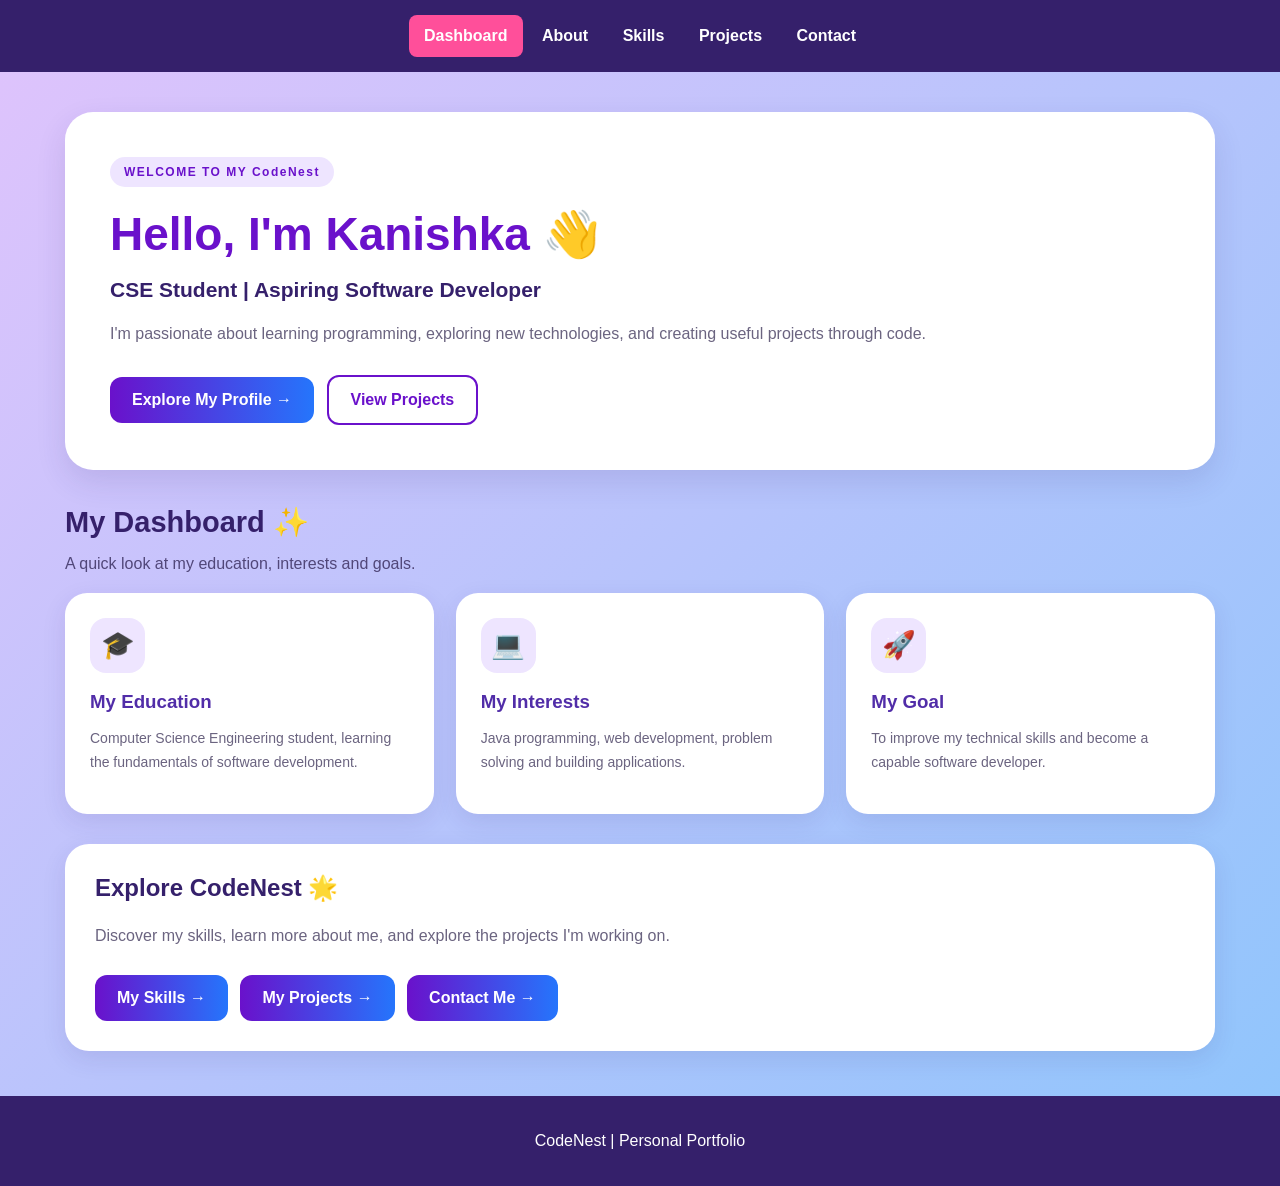
<file: index.html>
<!DOCTYPE html>
<html lang="en">
<head>
    <meta charset="UTF-8">
    <meta name="viewport" content="width=device-width, initial-scale=1.0">
    <title>Dashboard | CodeNest</title>
    <link rel="stylesheet" href="style.css">

    <style>
        * {
            box-sizing: border-box;
        }

        body {
            margin: 0;
            font-family: Arial, sans-serif;
            background: linear-gradient(135deg, #e0c3fc, #8ec5fc);
            color: #292044;
        }

        /* Navigation */
        nav {
            background: #35206b;
            padding: 15px;
            text-align: center;
        }

        nav a {
            display: inline-block;
            padding: 12px 15px;
            color: white;
            text-decoration: none;
            font-weight: bold;
            border-radius: 10px;
        }

        nav a:hover,
        nav a.active {
            background: #ff4f9a;
        }

        /* Welcome hero */
        .hero {
            max-width: 1150px;
            width: 90%;
            margin: 40px auto 25px;
            padding: 45px;
            display: flex;
            align-items: center;
            justify-content: space-between;
            gap: 30px;
            background: white;
            border-radius: 28px;
            box-shadow: 0 12px 30px rgba(53, 32, 107, 0.12);
        }

        .hero-content {
            flex: 1;
        }

        .welcome-tag {
            display: inline-block;
            padding: 8px 14px;
            background: #eee5ff;
            color: #6a11cb;
            border-radius: 25px;
            font-size: 12px;
            font-weight: bold;
            letter-spacing: 1.5px;
        }

        .hero h1 {
            color: #6a11cb;
            font-size: clamp(32px, 4vw, 46px);
            margin: 20px 0 12px;
        }

        .hero h2 {
            color: #35206b;
            font-size: 21px;
        }

        .hero p {
            color: #6b6480;
            line-height: 1.8;
            font-size: 16px;
        }

        .hero-image {
            width: 220px;
            height: 220px;
            border-radius: 50%;
            object-fit: cover;
            border: 7px solid #eee5ff;
            box-shadow: 0 8px 25px rgba(106, 17, 203, 0.15);
        }

        .button {
            display: inline-block;
            padding: 14px 22px;
            margin: 10px 8px 0 0;
            background: linear-gradient(90deg, #6a11cb, #2575fc);
            color: white;
            text-decoration: none;
            border-radius: 12px;
            font-weight: bold;
            transition: transform 0.3s;
        }

        .button:hover {
            transform: translateY(-3px);
            background: linear-gradient(90deg, #8b2be2, #ff4f9a);
        }

        .button-outline {
            background: white;
            color: #6a11cb;
            border: 2px solid #6a11cb;
        }

        .button-outline:hover {
            color: white;
        }

        /* Main content */
        .container {
            max-width: 1150px;
            width: 90%;
            margin: 25px auto 40px;
        }

        .section-title {
            margin: 35px 0 20px;
        }

        .section-title h2 {
            color: #35206b;
            font-size: 29px;
            margin-bottom: 8px;
        }

        .section-title p {
            color: #514779;
        }

        .info-grid {
            display: grid;
            grid-template-columns: repeat(3, minmax(0, 1fr));
            gap: 22px;
        }

        .info-card {
            padding: 25px;
            background: white;
            border-radius: 22px;
            box-shadow: 0 8px 24px rgba(53, 32, 107, 0.1);
            transition: transform 0.3s;
        }

        .info-card:hover {
            transform: translateY(-6px);
        }

        .info-icon {
            width: 55px;
            height: 55px;
            display: flex;
            align-items: center;
            justify-content: center;
            background: #eee5ff;
            border-radius: 16px;
            font-size: 27px;
            margin-bottom: 17px;
        }

        .info-card h3 {
            color: #512da8;
            margin-bottom: 10px;
        }

        .info-card p {
            color: #6b6480;
            line-height: 1.7;
            font-size: 14px;
        }

        /* Portfolio links */
        .explore-section {
            margin-top: 30px;
            padding: 30px;
            background: white;
            border-radius: 24px;
            box-shadow: 0 8px 24px rgba(53, 32, 107, 0.1);
        }

        .explore-section h2 {
            color: #35206b;
            margin-top: 0;
        }

        .explore-section p {
            color: #6b6480;
            line-height: 1.7;
        }

        footer {
            background: #35206b;
            color: white;
            text-align: center;
            padding: 20px;
            margin-top: 45px;
        }

        @media (max-width: 750px) {
            .hero {
                flex-direction: column-reverse;
                text-align: center;
                padding: 30px 22px;
            }

            .hero-image {
                width: 170px;
                height: 170px;
            }

            .info-grid {
                grid-template-columns: 1fr;
            }

            nav a {
                padding: 9px;
                font-size: 13px;
            }
        }
    </style>
</head>

<body>

<nav>
    <a class="active" href="index.html">Dashboard</a>
    <a href="about.html">About</a>
    <a href="skills.html">Skills</a>
    <a href="projects.html">Projects</a>
    <a href="contact.html">Contact</a>
</nav>

<main>

    <section class="hero">
        <div class="hero-content">
            <span class="welcome-tag">WELCOME TO MY CodeNest</span>

            <h1>Hello, I'm Kanishka 👋</h1>

            <h2>CSE Student | Aspiring Software Developer</h2>

            <p>
                I'm passionate about learning programming,
                exploring new technologies, and creating useful
                projects through code.
            </p>

            <a href="about.html" class="button">
                Explore My Profile →
            </a>

            <a href="projects.html" class="button button-outline">
                View Projects
            </a>
        </div>
    </section>

    <section class="container">

        <div class="section-title">
            <h2>My Dashboard ✨</h2>
            <p>A quick look at my education, interests and goals.</p>
        </div>

        <div class="info-grid">

            <div class="info-card">
                <div class="info-icon">🎓</div>
                <h3>My Education</h3>
                <p>
                    Computer Science Engineering student,
                    learning the fundamentals of software development.
                </p>
            </div>

            <div class="info-card">
                <div class="info-icon">💻</div>
                <h3>My Interests</h3>
                <p>
                    Java programming, web development,
                    problem solving and building applications.
                </p>
            </div>

            <div class="info-card">
                <div class="info-icon">🚀</div>
                <h3>My Goal</h3>
                <p>
                    To improve my technical skills and become
                    a capable software developer.
                </p>
            </div>

        </div>

        <div class="explore-section">
            <h2>Explore CodeNest 🌟</h2>
            <p>
                Discover my skills, learn more about me,
                and explore the projects I'm working on.
            </p>

            <a href="skills.html" class="button">My Skills →</a>
            <a href="projects.html" class="button">My Projects →</a>
            <a href="contact.html" class="button">Contact Me →</a>
        </div>

    </section>

</main>

<footer>
    <p>CodeNest | Personal Portfolio</p>
</footer>

</body>
</html>
</file>
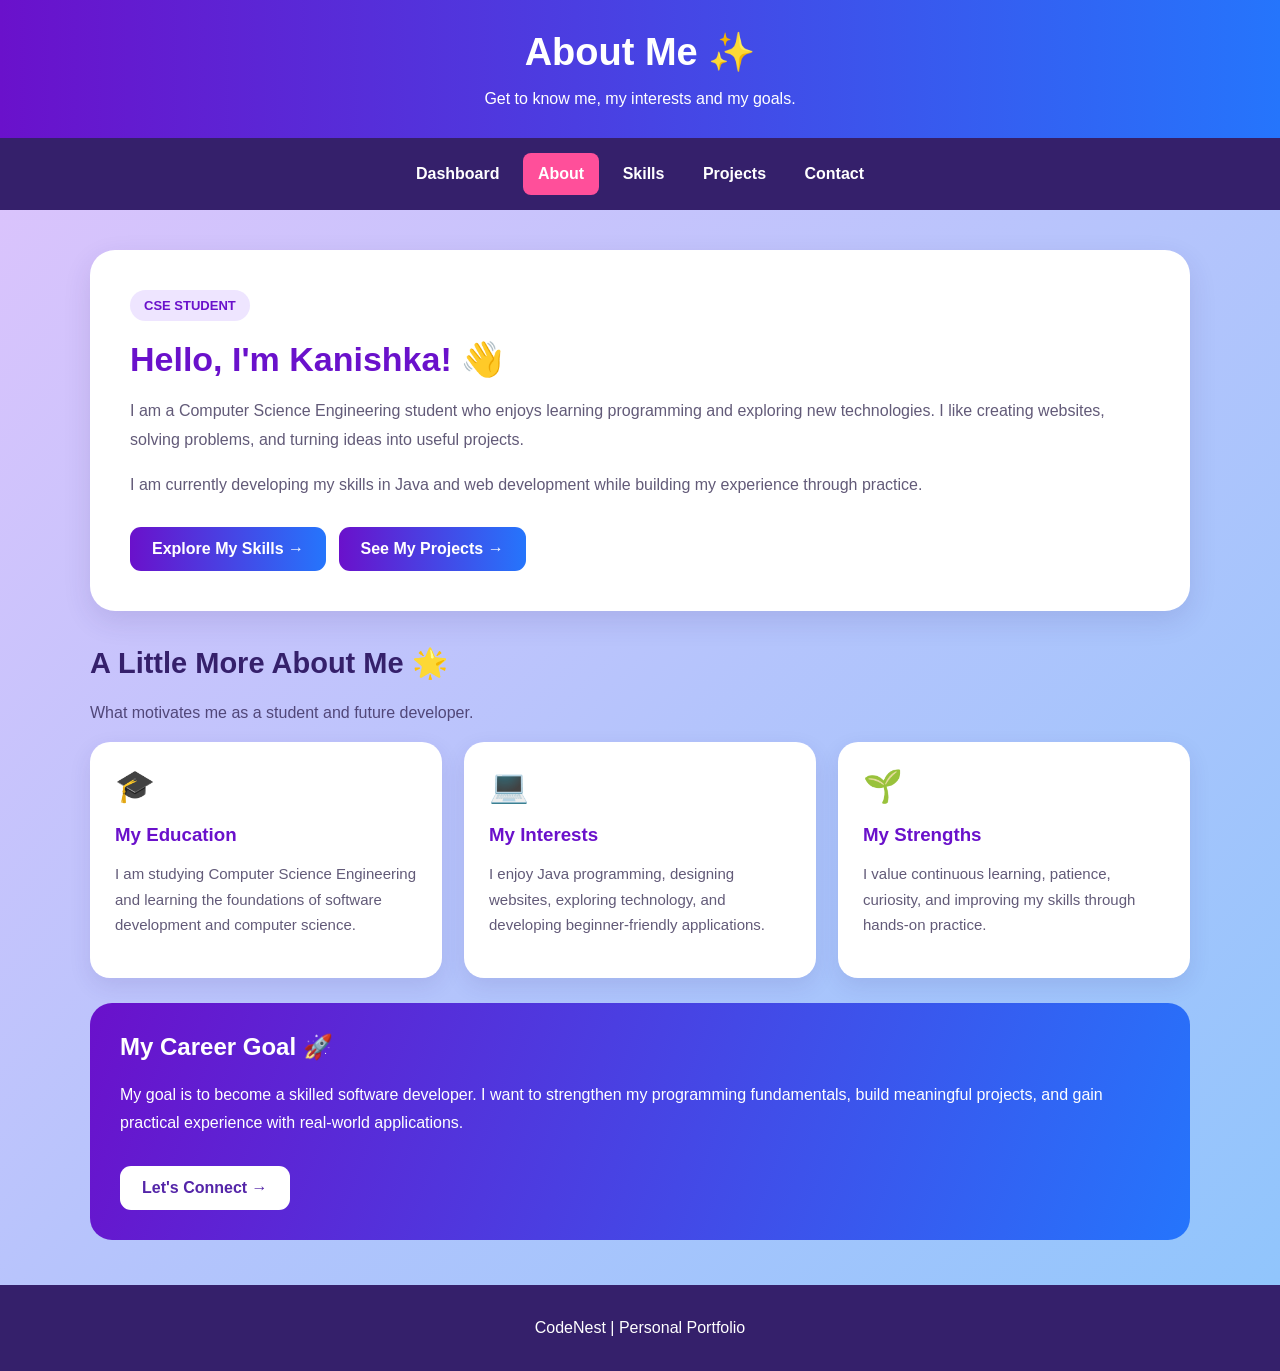
<file: about.html>
<!DOCTYPE html>
<html lang="en">
<head>
    <meta charset="UTF-8">
    <meta name="viewport" content="width=device-width, initial-scale=1.0">
    <title>About Me | Kanishka</title>
    <link rel="stylesheet" href="style.css">

    <style>
        * {
            box-sizing: border-box;
        }

        body {
            margin: 0;
            font-family: Arial, sans-serif;
            color: #292044;
            background: linear-gradient(135deg, #e0c3fc, #8ec5fc);
        }

        header {
            padding: 30px 20px;
            text-align: center;
            color: white;
            background: linear-gradient(90deg, #6a11cb, #2575fc);
        }

        header h1 {
            color: white;
            margin: 0;
            font-size: 38px;
        }

        header p {
            margin-bottom: 0;
        }

        nav {
            background: #35206b;
            padding: 15px;
            text-align: center;
        }

        nav a {
            display: inline-block;
            padding: 12px 15px;
            margin: 0 2px;
            color: white;
            text-decoration: none;
            font-weight: bold;
            border-radius: 10px;
        }

        nav a:hover,
        nav a.active {
            background: #ff4f9a;
        }

        .container {
            width: 90%;
            max-width: 1100px;
            margin: 40px auto;
        }

        .about-card {
            display: flex;
            align-items: center;
            gap: 35px;
            background: white;
            padding: 40px;
            border-radius: 25px;
            box-shadow: 0 10px 28px rgba(53, 32, 107, 0.12);
        }

        .about-image {
            width: 200px;
            height: 200px;
            object-fit: cover;
            border-radius: 50%;
            border: 7px solid #eee5ff;
            flex-shrink: 0;
        }

        .about-content {
            flex: 1;
        }

        .tag {
            display: inline-block;
            background: #eee5ff;
            color: #6a11cb;
            padding: 8px 14px;
            border-radius: 25px;
            font-size: 13px;
            font-weight: bold;
        }

        .about-content h2 {
            color: #6a11cb;
            font-size: 34px;
            margin: 18px 0;
        }

        .about-content p {
            line-height: 1.8;
            color: #625a78;
            font-size: 16px;
        }

        .button {
            display: inline-block;
            padding: 13px 22px;
            margin: 12px 8px 0 0;
            background: linear-gradient(90deg, #6a11cb, #2575fc);
            color: white;
            text-decoration: none;
            border-radius: 11px;
            font-weight: bold;
            transition: transform 0.3s;
        }

        .button:hover {
            transform: translateY(-3px);
        }

        .section-title {
            margin: 35px 0 20px;
        }

        .section-title h2 {
            color: #35206b;
            font-size: 29px;
        }

        .section-title p {
            color: #514779;
        }

        .details-grid {
            display: grid;
            grid-template-columns: repeat(3, minmax(0, 1fr));
            gap: 22px;
        }

        .detail-card {
            background: white;
            padding: 25px;
            border-radius: 20px;
            box-shadow: 0 8px 22px rgba(53, 32, 107, 0.1);
            transition: transform 0.3s;
        }

        .detail-card:hover {
            transform: translateY(-6px);
        }

        .detail-icon {
            font-size: 32px;
            margin-bottom: 12px;
        }

        .detail-card h3 {
            color: #6a11cb;
            margin-bottom: 10px;
        }

        .detail-card p {
            color: #625a78;
            line-height: 1.7;
            font-size: 15px;
        }

        .goal-card {
            margin-top: 25px;
            padding: 30px;
            border-radius: 22px;
            color: white;
            background: linear-gradient(110deg, #6a11cb, #2575fc);
        }

        .goal-card h2 {
            color: white;
            margin-top: 0;
        }

        .goal-card p {
            line-height: 1.8;
        }

        .goal-card .button {
            background: white;
            color: #5425a8;
        }

        footer {
            background: #35206b;
            color: white;
            text-align: center;
            padding: 18px;
            margin-top: 45px;
        }

        @media (max-width: 750px) {
            .about-card {
                flex-direction: column;
                text-align: center;
                padding: 28px 20px;
            }

            .about-image {
                width: 160px;
                height: 160px;
            }

            .details-grid {
                grid-template-columns: 1fr;
            }

            header h1 {
                font-size: 30px;
            }

            nav a {
                padding: 9px;
                font-size: 13px;
            }
        }
    </style>
</head>

<body>

<header>
    <h1>About Me ✨</h1>
    <p>Get to know me, my interests and my goals.</p>
</header>

<nav>
    <a href="index.html">Dashboard</a>
    <a class="active" href="about.html">About</a>
    <a href="skills.html">Skills</a>
    <a href="projects.html">Projects</a>
    <a href="contact.html">Contact</a>
</nav>

<main class="container">

    <section class="about-card">
        <div class="about-content">
            <span class="tag">CSE STUDENT</span>

            <h2>Hello, I'm Kanishka! 👋</h2>

            <p>
                I am a Computer Science Engineering student who enjoys
                learning programming and exploring new technologies.
                I like creating websites, solving problems, and turning
                ideas into useful projects.
            </p>

            <p>
                I am currently developing my skills in Java and
                web development while building my experience
                through practice.
            </p>

            <a href="skills.html" class="button">Explore My Skills →</a>
            <a href="projects.html" class="button">See My Projects →</a>
        </div>

    </section>

    <section>
        <div class="section-title">
            <h2>A Little More About Me 🌟</h2>
            <p>What motivates me as a student and future developer.</p>
        </div>

        <div class="details-grid">

            <div class="detail-card">
                <div class="detail-icon">🎓</div>
                <h3>My Education</h3>
                <p>
                    I am studying Computer Science Engineering
                    and learning the foundations of software
                    development and computer science.
                </p>
            </div>

            <div class="detail-card">
                <div class="detail-icon">💻</div>
                <h3>My Interests</h3>
                <p>
                    I enjoy Java programming, designing websites,
                    exploring technology, and developing
                    beginner-friendly applications.
                </p>
            </div>

            <div class="detail-card">
                <div class="detail-icon">🌱</div>
                <h3>My Strengths</h3>
                <p>
                    I value continuous learning, patience,
                    curiosity, and improving my skills
                    through hands-on practice.
                </p>
            </div>

        </div>
    </section>

    <section class="goal-card">
        <h2>My Career Goal 🚀</h2>
        <p>
            My goal is to become a skilled software developer.
            I want to strengthen my programming fundamentals,
            build meaningful projects, and gain practical
            experience with real-world applications.
        </p>

        <a href="contact.html" class="button">Let's Connect →</a>
    </section>

</main>

<footer>
    <p>CodeNest | Personal Portfolio</p>
</footer>

</body>
</html>
</file>
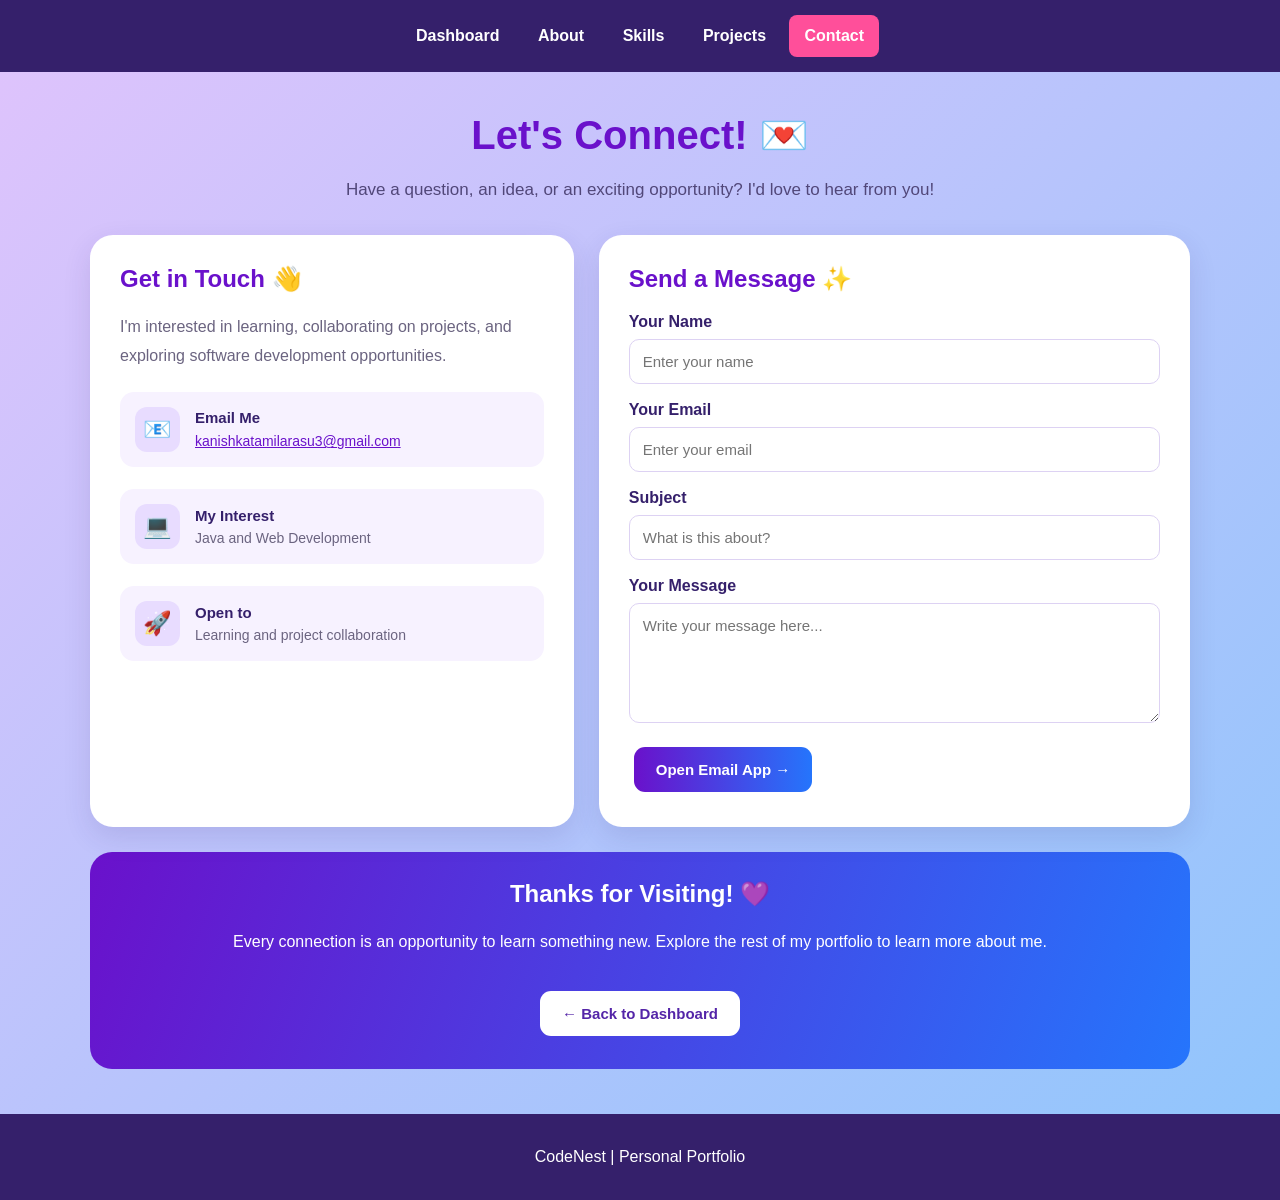
<file: contact.html>
<!DOCTYPE html>
<html lang="en">
<head>
    <meta charset="UTF-8">
    <meta name="viewport" content="width=device-width, initial-scale=1.0">
    <title>Contact Me | Kanishka</title>
    <link rel="stylesheet" href="style.css">

    <style>
        * {
            box-sizing: border-box;
        }

        body {
            margin: 0;
            font-family: Arial, sans-serif;
            color: #292044;
            background: linear-gradient(135deg, #e0c3fc, #8ec5fc);
        }

        nav {
            background: #35206b;
            padding: 15px;
            text-align: center;
        }

        nav a {
            display: inline-block;
            padding: 12px 15px;
            margin: 0 2px;
            color: white;
            text-decoration: none;
            font-weight: bold;
            border-radius: 10px;
        }

        nav a:hover,
        nav a.active {
            background: #ff4f9a;
        }

        .container {
            width: 90%;
            max-width: 1100px;
            margin: 40px auto;
        }

        .intro {
            text-align: center;
            margin-bottom: 30px;
        }

        .intro h1 {
            color: #6a11cb;
            font-size: 40px;
            margin-bottom: 12px;
        }

        .intro p {
            color: #514779;
            font-size: 17px;
            line-height: 1.7;
        }

        .contact-layout {
            display: grid;
            grid-template-columns: 0.9fr 1.1fr;
            gap: 25px;
            align-items: stretch;
        }

        .contact-info,
        .contact-form {
            background: white;
            padding: 30px;
            border-radius: 23px;
            box-shadow: 0 10px 28px rgba(53, 32, 107, 0.12);
        }

        .contact-info h2,
        .contact-form h2 {
            color: #6a11cb;
            margin-top: 0;
        }

        .contact-info > p {
            color: #6b6480;
            line-height: 1.8;
        }

        .info-item {
            display: flex;
            align-items: center;
            gap: 15px;
            margin-top: 22px;
            padding: 15px;
            background: #f7f2ff;
            border-radius: 14px;
        }

        .info-icon {
            width: 45px;
            height: 45px;
            flex-shrink: 0;
            display: flex;
            align-items: center;
            justify-content: center;
            background: #e8dcff;
            border-radius: 12px;
            font-size: 23px;
        }

        .info-item h3 {
            font-size: 15px;
            margin: 0 0 6px;
            color: #35206b;
        }

        .info-item p,
        .info-item a {
            margin: 0;
            color: #6b6480;
            font-size: 14px;
            overflow-wrap: anywhere;
        }

        .info-item a {
            color: #6a11cb;
        }

        .contact-form label {
            display: block;
            margin: 17px 0 8px;
            font-weight: bold;
            color: #35206b;
        }

        .contact-form input,
        .contact-form textarea {
            width: 100%;
            padding: 13px;
            border: 1px solid #ddd2f3;
            border-radius: 10px;
            font-family: Arial, sans-serif;
            font-size: 15px;
            outline: none;
        }

        .contact-form input:focus,
        .contact-form textarea:focus {
            border-color: #6a11cb;
            box-shadow: 0 0 0 3px #eee5ff;
        }

        .contact-form textarea {
            resize: vertical;
            min-height: 120px;
        }

        .button {
            display: inline-block;
            margin-top: 20px;
            padding: 14px 22px;
            border: none;
            border-radius: 11px;
            background: linear-gradient(90deg, #6a11cb, #2575fc);
            color: white;
            text-decoration: none;
            font-size: 15px;
            font-weight: bold;
            cursor: pointer;
            transition: transform 0.3s;
        }

        .button:hover {
            transform: translateY(-3px);
            background: linear-gradient(90deg, #8b2be2, #ff4f9a);
        }

        .bottom-card {
            margin-top: 25px;
            padding: 28px;
            text-align: center;
            color: white;
            background: linear-gradient(110deg, #6a11cb, #2575fc);
            border-radius: 22px;
        }

        .bottom-card h2 {
            margin-top: 0;
        }

        .bottom-card p {
            line-height: 1.7;
        }

        .bottom-card .button {
            background: white;
            color: #5425a8;
        }

        footer {
            margin-top: 45px;
            padding: 18px;
            text-align: center;
            background: #35206b;
            color: white;
        }

        @media (max-width: 750px) {
            .contact-layout {
                grid-template-columns: 1fr;
            }

            .intro h1 {
                font-size: 32px;
            }

            .contact-info,
            .contact-form {
                padding: 23px;
            }

            nav a {
                padding: 9px;
                font-size: 13px;
            }
        }
    </style>
</head>

<body>

<nav>
    <a href="index.html">Dashboard</a>
    <a href="about.html">About</a>
    <a href="skills.html">Skills</a>
    <a href="projects.html">Projects</a>
    <a class="active" href="contact.html">Contact</a>
</nav>

<main class="container">

    <section class="intro">
        <h1>Let's Connect! 💌</h1>
        <p>
            Have a question, an idea, or an exciting opportunity?
            I'd love to hear from you!
        </p>
    </section>

    <section class="contact-layout">

        <div class="contact-info">
            <h2>Get in Touch 👋</h2>
            <p>
                I'm interested in learning, collaborating on projects,
                and exploring software development opportunities.
            </p>

            <div class="info-item">
                <div class="info-icon">📧</div>
                <div>
                    <h3>Email Me</h3>
                    <a href="kanishkatamilarasu3@gmail.com">
                        kanishkatamilarasu3@gmail.com
                    </a>
                </div>
            </div>

            <div class="info-item">
                <div class="info-icon">💻</div>
                <div>
                    <h3>My Interest</h3>
                    <p>Java and Web Development</p>
                </div>
            </div>

            <div class="info-item">
                <div class="info-icon">🚀</div>
                <div>
                    <h3>Open to</h3>
                    <p>Learning and project collaboration</p>
                </div>
            </div>
        </div>

        <div class="contact-form">
            <h2>Send a Message ✨</h2>

            <form id="messageForm">
                <label for="name">Your Name</label>
                <input type="text" id="name"
                       placeholder="Enter your name" required>

                <label for="email">Your Email</label>
                <input type="email" id="email"
                       placeholder="Enter your email" required>

                <label for="subject">Subject</label>
                <input type="text" id="subject"
                       placeholder="What is this about?" required>

                <label for="message">Your Message</label>
                <textarea id="message"
                          placeholder="Write your message here..."
                          required></textarea>

                <button type="submit" class="button">
                    Open Email App →
                </button>
            </form>
        </div>

    </section>

    <section class="bottom-card">
        <h2>Thanks for Visiting! 💜</h2>
        <p>
            Every connection is an opportunity to learn something new.
            Explore the rest of my portfolio to learn more about me.
        </p>
        <a href="index.html" class="button">
            ← Back to Dashboard
        </a>
    </section>

</main>

<footer>
    <p>CodeNest | Personal Portfolio</p>
</footer>

<script>
    document.getElementById("messageForm").addEventListener("submit",
        function(event) {
            event.preventDefault();

            const name = document.getElementById("name").value.trim();
            const email = document.getElementById("email").value.trim();
            const subject = document.getElementById("subject").value.trim();
            const message = document.getElementById("message").value.trim();

            const recipient = "yourname@example.com";

            const body =
                "Name: " + name + "\n" +
                "Email: " + email + "\n\n" +
                "Message:\n" + message;

            const mailtoLink =
                "mailto:" + recipient +
                "?subject=" + encodeURIComponent(subject) +
                "&body=" + encodeURIComponent(body);

            window.location.href = mailtoLink;
        }
    );
</script>

</body>
</html>
</file>
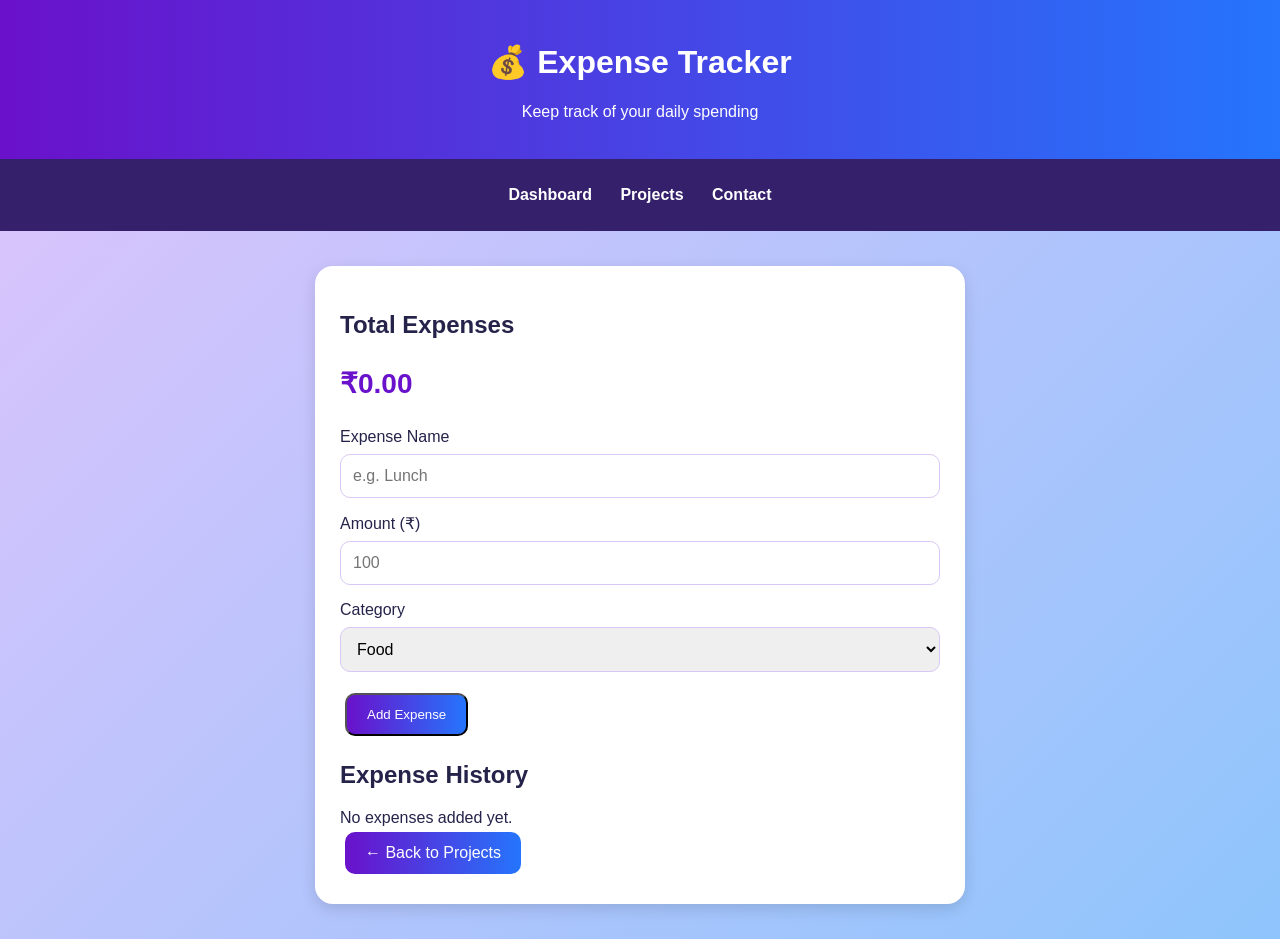
<file: expense.html>
<!DOCTYPE html>
<html lang="en">
<head>
    <meta charset="UTF-8">
    <meta name="viewport" content="width=device-width, initial-scale=1">
    <title>Expense Tracker</title>
    <link rel="stylesheet" href="style.css">
    <style>
        .app-card { max-width: 650px; margin: 30px auto; }
        .app-card input, .app-card select {
            width: 100%; padding: 12px; margin: 8px 0 16px;
            border: 1px solid #d7c8f5; border-radius: 10px;
            font-size: 16px;
        }
        .expense-row {
            display: flex; justify-content: space-between;
            align-items: center; gap: 12px;
            padding: 12px 0; border-bottom: 1px solid #eee;
        }
        .delete-btn {
            background: #ffe4ec; color: #b42350; border: 0;
            padding: 8px 12px; border-radius: 8px; cursor: pointer;
        }
        .total { color: #6a11cb; font-size: 28px; font-weight: bold; }
    </style>
</head>
<body>
<header>
    <h1 style="color:white">💰 Expense Tracker</h1>
    <p>Keep track of your daily spending</p>
</header>

<nav>
    <a href="index.html">Dashboard</a>
    <a href="projects.html">Projects</a>
    <a href="contact.html">Contact</a>
</nav>

<main class="container">
    <div class="card app-card">
        <h2>Total Expenses</h2>
        <p class="total" id="total">₹0.00</p>

        <form id="expenseForm">
            <label for="title">Expense Name</label>
            <input id="title" placeholder="e.g. Lunch" required>

            <label for="amount">Amount (₹)</label>
            <input id="amount" type="number" min="0.01"
                   step="0.01" placeholder="100" required>

            <label for="category">Category</label>
            <select id="category">
                <option>Food</option>
                <option>Travel</option>
                <option>Shopping</option>
                <option>Education</option>
                <option>Other</option>
            </select>

            <button class="button" type="submit">Add Expense</button>
        </form>

        <h2>Expense History</h2>
        <div id="expenseList">No expenses added yet.</div>
        <a class="button" href="projects.html">← Back to Projects</a>
    </div>
</main>

<script>
    const form = document.getElementById("expenseForm");
    const list = document.getElementById("expenseList");
    const totalElement = document.getElementById("total");
    let expenses = [];

    function renderExpenses() {
        list.replaceChildren();

        if (expenses.length === 0) {
            list.textContent = "No expenses added yet.";
        }

        expenses.forEach((expense, index) => {
            const row = document.createElement("div");
            row.className = "expense-row";

            const info = document.createElement("span");
            info.textContent =
                expense.title + " (" + expense.category + ") — ₹" +
                expense.amount.toFixed(2);

            const button = document.createElement("button");
            button.className = "delete-btn";
            button.textContent = "Delete";
            button.type = "button";
            button.addEventListener("click", () => {
                expenses.splice(index, 1);
                renderExpenses();
            });

            row.append(info, button);
            list.appendChild(row);
        });

        const total = expenses.reduce(
            (sum, expense) => sum + expense.amount, 0
        );
        totalElement.textContent = "₹" + total.toFixed(2);
    }

    form.addEventListener("submit", event => {
        event.preventDefault();

        const title = document.getElementById("title").value.trim();
        const amount = Number(document.getElementById("amount").value);
        const category = document.getElementById("category").value;

        if (!title || !Number.isFinite(amount) || amount <= 0) {
            alert("Enter a valid expense name and amount.");
            return;
        }

        expenses.push({ title, amount, category });
        form.reset();
        renderExpenses();
    });
</script>
</body>
</html>
</file>
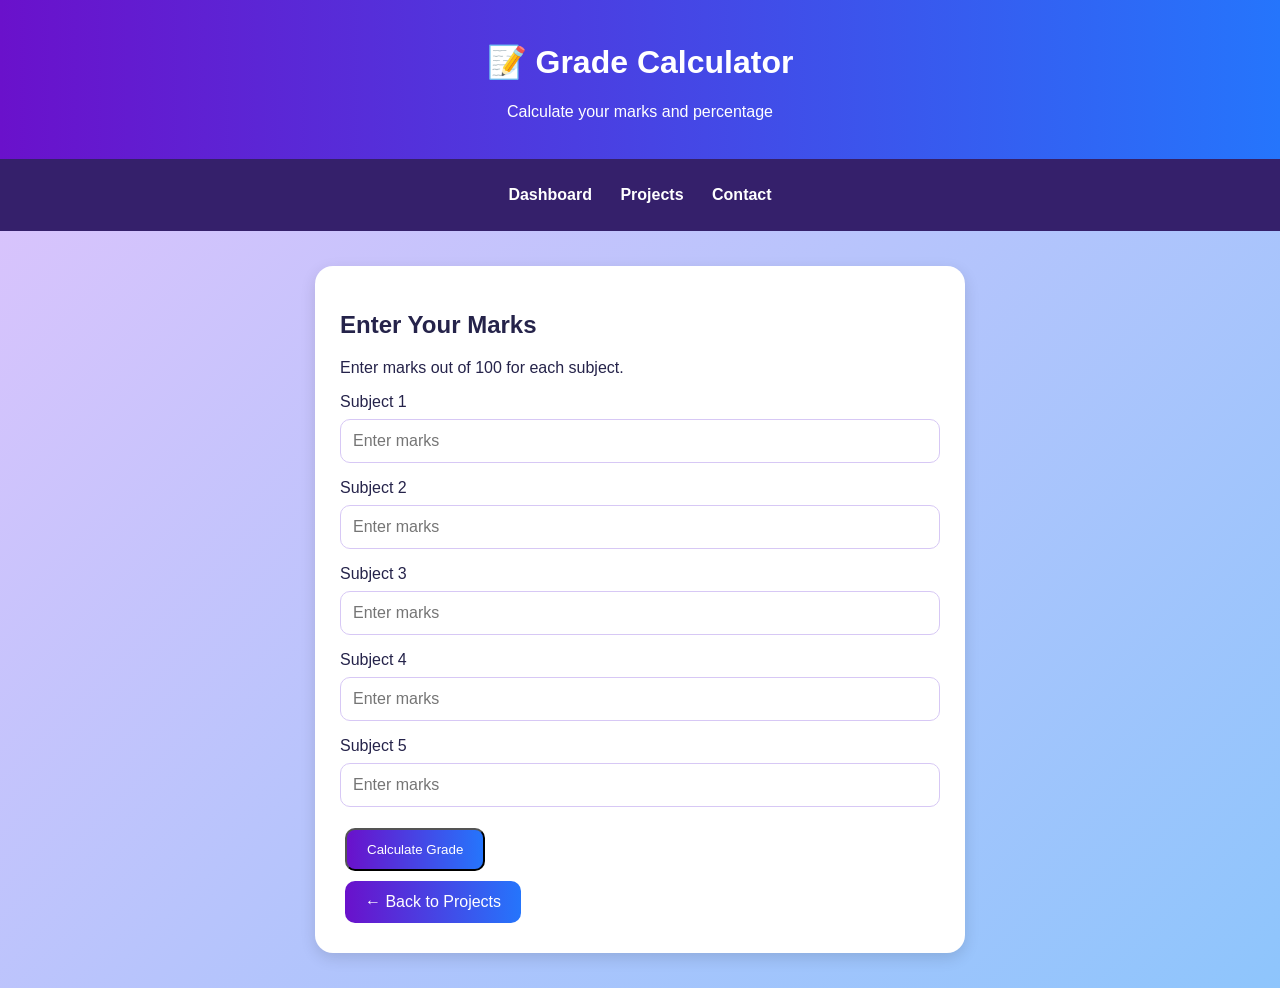
<file: grade-calculator.html>
<!DOCTYPE html>
<html lang="en">
<head>
    <meta charset="UTF-8">
    <meta name="viewport" content="width=device-width, initial-scale=1">
    <title>Student Grade Calculator</title>
    <link rel="stylesheet" href="style.css">
    <style>
        .app-card { max-width: 650px; margin: 30px auto; }
        .app-card input {
            width: 100%; padding: 12px; margin: 8px 0 16px;
            border: 1px solid #d7c8f5; border-radius: 10px;
            font-size: 16px;
        }
        .result {
            background: #f1eaff; padding: 20px;
            border-radius: 15px; margin-top: 20px;
        }
        .result h2 { color: #6a11cb; }
    </style>
</head>
<body>
<header>
    <h1 style="color:white">📝 Grade Calculator</h1>
    <p>Calculate your marks and percentage</p>
</header>

<nav>
    <a href="index.html">Dashboard</a>
    <a href="projects.html">Projects</a>
    <a href="contact.html">Contact</a>
</nav>

<main class="container">
    <div class="card app-card">
        <h2>Enter Your Marks</h2>
        <p>Enter marks out of 100 for each subject.</p>

        <form id="gradeForm">
            <label for="m1">Subject 1</label>
            <input id="m1" type="number" min="0" max="100"
                   placeholder="Enter marks" required>

            <label for="m2">Subject 2</label>
            <input id="m2" type="number" min="0" max="100"
                   placeholder="Enter marks" required>

            <label for="m3">Subject 3</label>
            <input id="m3" type="number" min="0" max="100"
                   placeholder="Enter marks" required>

            <label for="m4">Subject 4</label>
            <input id="m4" type="number" min="0" max="100"
                   placeholder="Enter marks" required>

            <label for="m5">Subject 5</label>
            <input id="m5" type="number" min="0" max="100"
                   placeholder="Enter marks" required>

            <button class="button" type="submit">Calculate Grade</button>
        </form>

        <div class="result" id="result" hidden aria-live="polite"></div>
        <a class="button" href="projects.html">← Back to Projects</a>
    </div>
</main>

<script>
    document.getElementById("gradeForm").addEventListener(
        "submit", function(event) {
            event.preventDefault();

            const marks = [];
            for (let i = 1; i <= 5; i++) {
                const value = Number(
                    document.getElementById("m" + i).value
                );

                if (value < 0 || value > 100) {
                    alert("Each mark must be between 0 and 100.");
                    return;
                }

                marks.push(value);
            }

            const total = marks.reduce((sum, mark) => sum + mark, 0);
            const percentage = total / 5;
            const grade = percentage >= 90 ? "A+" :
                          percentage >= 80 ? "A" :
                          percentage >= 70 ? "B" :
                          percentage >= 60 ? "C" :
                          percentage >= 50 ? "D" : "F";

            const result = document.getElementById("result");
            result.replaceChildren();

            const heading = document.createElement("h2");
            heading.textContent = "Your Result";

            const details = document.createElement("p");
            details.textContent =
                "Total: " + total + " / 500";

            const percent = document.createElement("p");
            percent.textContent =
                "Percentage: " + percentage.toFixed(2) + "%";

            const gradeText = document.createElement("p");
            gradeText.textContent = "Grade: " + grade;

            result.append(heading, details, percent, gradeText);
            result.hidden = false;
        }
    );
</script>
</body>
</html>
</file>
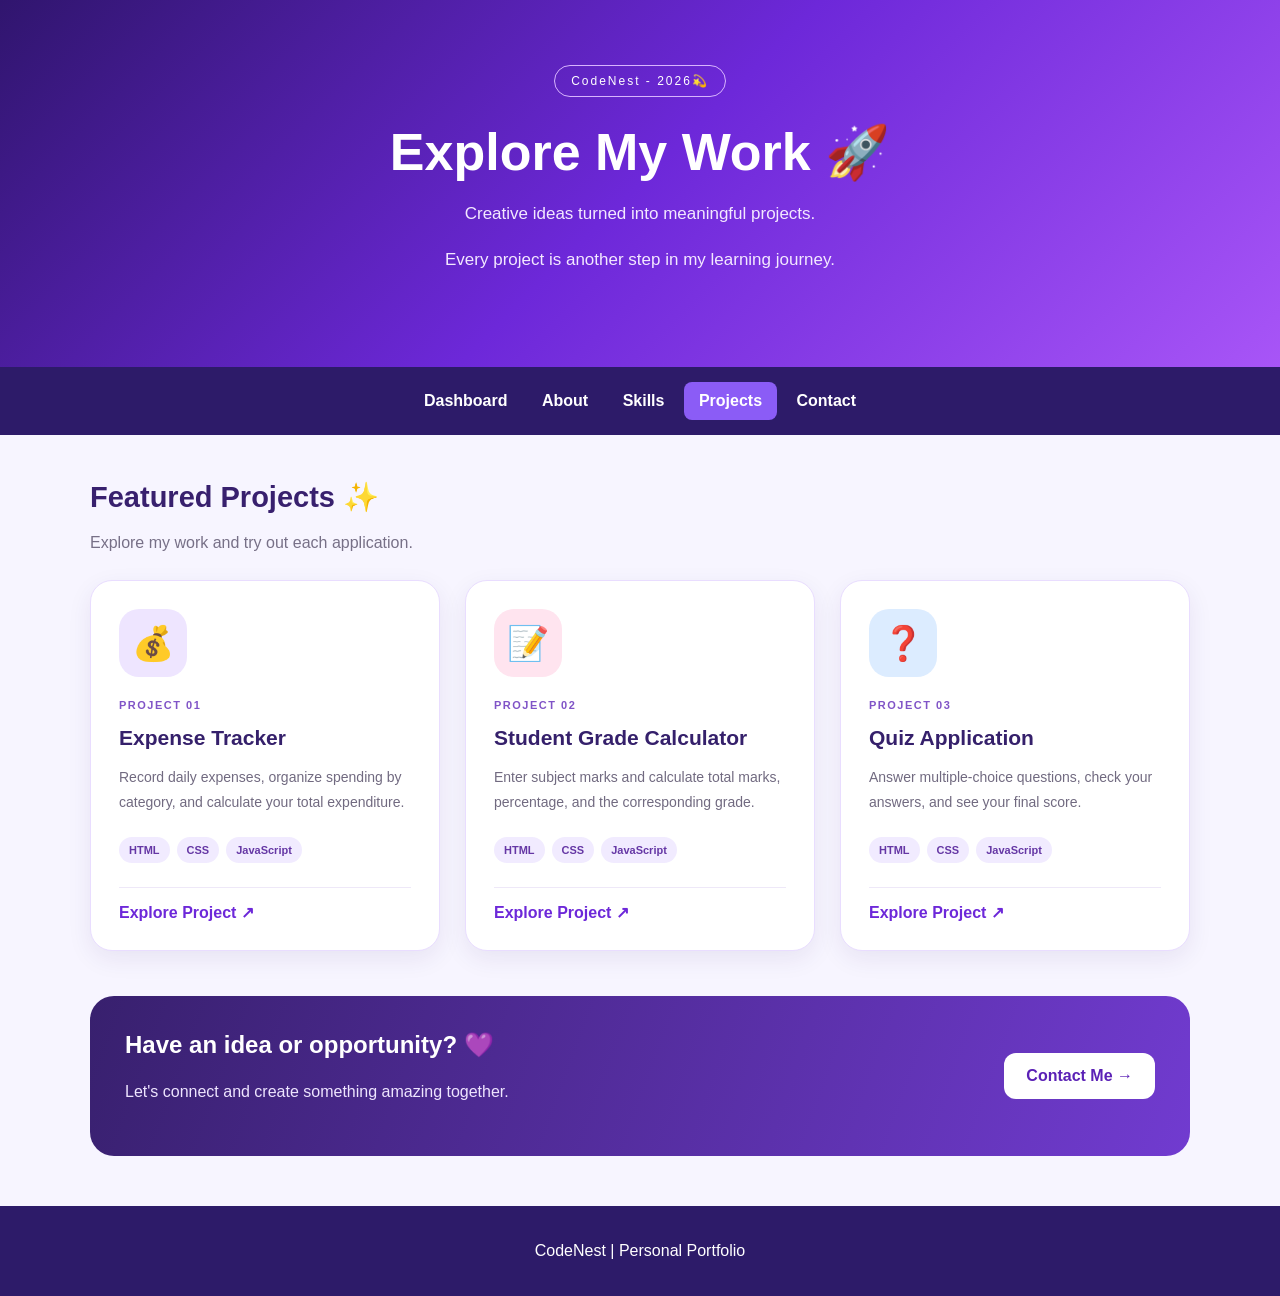
<file: projects.html>
<!DOCTYPE html>
<html lang="en">
<head>
    <meta charset="UTF-8">
    <meta name="viewport" content="width=device-width, initial-scale=1.0">
    <title>My Projects | Kanishka</title>
    <link rel="stylesheet" href="style.css">

    <style>
        * {
            box-sizing: border-box;
        }

        body {
            margin: 0;
            font-family: Arial, sans-serif;
            background: #f7f5ff;
            color: #292044;
        }

        /* Navigation */
        nav {
            position: sticky;
            top: 0;
            z-index: 10;
            background: #2d1b69;
            padding: 15px;
            text-align: center;
        }

        nav a {
            color: white;
            text-decoration: none;
            padding: 10px 15px;
            display: inline-block;
            border-radius: 8px;
        }

        nav a:hover,
        nav a.active {
            background: #8b5cf6;
        }

        /* Hero section */
        .project-hero {
            text-align: center;
            padding: 65px 20px 75px;
            background: linear-gradient(135deg, #30156e, #6d28d9, #a855f7);
            color: white;
        }

        .project-hero .small-title {
            display: inline-block;
            border: 1px solid #d8b4fe;
            padding: 8px 16px;
            border-radius: 30px;
            font-size: 12px;
            letter-spacing: 2px;
            margin-bottom: 15px;
        }

        .project-hero h1 {
            color: white;
            font-size: clamp(34px, 5vw, 52px);
            margin: 10px 0;
        }

        .project-hero p {
            color: #f3e8ff;
            font-size: 17px;
            line-height: 1.7;
        }

        /* Main section */
        .project-section {
            max-width: 1100px;
            width: 90%;
            margin: 45px auto;
        }

        .section-heading {
            margin-bottom: 25px;
        }

        .section-heading h2 {
            font-size: 29px;
            color: #38206e;
            margin-bottom: 8px;
        }

        .section-heading p {
            color: #777087;
            line-height: 1.6;
        }

        /* Project cards */
        .project-grid {
            display: grid;
            grid-template-columns: repeat(3, minmax(0, 1fr));
            gap: 25px;
        }

        .project-card {
            display: flex;
            flex-direction: column;
            align-items: flex-start;
            padding: 28px;
            background: white;
            color: #30254a;
            text-decoration: none;
            border-radius: 22px;
            border: 1px solid #e9ddff;
            box-shadow: 0 8px 25px rgba(49, 25, 105, 0.08);
            transition: transform 0.3s, box-shadow 0.3s;
        }

        .project-card:hover {
            transform: translateY(-9px);
            box-shadow: 0 18px 35px rgba(75, 35, 140, 0.18);
        }

        .project-icon {
            width: 68px;
            height: 68px;
            display: flex;
            align-items: center;
            justify-content: center;
            border-radius: 20px;
            font-size: 34px;
            margin-bottom: 22px;
        }

        .purple-icon {
            background: #eee5ff;
        }

        .pink-icon {
            background: #ffe4ef;
        }

        .blue-icon {
            background: #dcecff;
        }

        .project-label {
            color: #8054c7;
            font-size: 11px;
            font-weight: bold;
            letter-spacing: 1.5px;
            margin-bottom: 12px;
        }

        .project-card h3 {
            font-size: 21px;
            line-height: 1.4;
            color: #35206b;
            margin: 0 0 12px;
        }

        .project-card p {
            color: #716a80;
            font-size: 14px;
            line-height: 1.8;
            margin: 0 0 22px;
        }

        .tech-tags {
            display: flex;
            flex-wrap: wrap;
            gap: 7px;
            margin-bottom: 24px;
        }

        .tech-tags span {
            background: #f1ebff;
            color: #6537a5;
            font-size: 11px;
            font-weight: bold;
            padding: 7px 10px;
            border-radius: 20px;
        }

        .project-link {
            margin-top: auto;
            padding-top: 15px;
            width: 100%;
            border-top: 1px solid #eee8f8;
            color: #6d28d9;
            font-weight: bold;
        }

        .project-card:hover .project-link {
            color: #e04491;
        }

        /* Contact banner */
        .contact-banner {
            margin-top: 45px;
            padding: 35px;
            display: flex;
            align-items: center;
            justify-content: space-between;
            gap: 20px;
            flex-wrap: wrap;
            border-radius: 24px;
            background: linear-gradient(110deg, #38206e, #713bd0);
            color: white;
        }

        .contact-banner h2 {
            color: white;
            margin-top: 0;
        }

        .contact-banner p {
            color: #eee5ff;
            line-height: 1.6;
        }

        .contact-btn {
            background: white;
            color: #5b21b6;
            padding: 14px 22px;
            border-radius: 12px;
            text-decoration: none;
            font-weight: bold;
            white-space: nowrap;
            transition: background 0.3s;
        }

        .contact-btn:hover {
            background: #fce7f3;
        }

        footer {
            background: #2d1b69;
            color: white;
            text-align: center;
            padding: 20px;
            margin-top: 50px;
        }

        @media (max-width: 850px) {
            .project-grid {
                grid-template-columns: repeat(2, minmax(0, 1fr));
            }
        }

        @media (max-width: 580px) {
            .project-grid {
                grid-template-columns: 1fr;
            }

            .project-hero {
                padding: 45px 15px;
            }

            .project-section {
                width: 92%;
            }

            .contact-banner {
                padding: 25px;
            }

            nav a {
                padding: 8px;
                font-size: 13px;
            }
        }
    </style>
</head>

<body>

<header class="project-hero">
    <span class="small-title">CodeNest - 2026💫</span>
    <h1>Explore My Work 🚀</h1>
    <p>Creative ideas turned into meaningful projects.</p>
    <p>Every project is another step in my learning journey.</p>
</header>

<nav>
    <a href="index.html">Dashboard</a>
    <a href="about.html">About</a>
    <a href="skills.html">Skills</a>
    <a class="active" href="projects.html">Projects</a>
    <a href="contact.html">Contact</a>
</nav>

<main class="project-section">

    <div class="section-heading">
        <h2>Featured Projects ✨</h2>
        <p>Explore my work and try out each application.</p>
    </div>

    <div class="project-grid">

        <a href="expense.html" class="project-card">
            <div class="project-icon purple-icon">💰</div>
            <span class="project-label">PROJECT 01</span>
            <h3>Expense Tracker</h3>
            <p>Record daily expenses, organize spending by category,
               and calculate your total expenditure.</p>
            <div class="tech-tags">
                <span>HTML</span>
                <span>CSS</span>
                <span>JavaScript</span>
            </div>
            <div class="project-link">Explore Project ↗</div>
        </a>

        <a href="grade-calculator.html" class="project-card">
            <div class="project-icon pink-icon">📝</div>
            <span class="project-label">PROJECT 02</span>
            <h3>Student Grade Calculator</h3>
            <p>Enter subject marks and calculate total marks,
               percentage, and the corresponding grade.</p>
            <div class="tech-tags">
                <span>HTML</span>
                <span>CSS</span>
                <span>JavaScript</span>
            </div>
            <div class="project-link">Explore Project ↗</div>
        </a>

        <a href="quiz.html" class="project-card">
            <div class="project-icon blue-icon">❓</div>
            <span class="project-label">PROJECT 03</span>
            <h3>Quiz Application</h3>
            <p>Answer multiple-choice questions, check your answers,
               and see your final score.</p>
            <div class="tech-tags">
                <span>HTML</span>
                <span>CSS</span>
                <span>JavaScript</span>
            </div>
            <div class="project-link">Explore Project ↗</div>
        </a>

    </div>

    <section class="contact-banner">
        <div>
            <h2>Have an idea or opportunity? 💜</h2>
            <p>Let's connect and create something amazing together.</p>
        </div>
        <a href="contact.html" class="contact-btn">Contact Me →</a>
    </section>

</main>

<footer>
    <p>CodeNest | Personal Portfolio</p>
</footer>

</body>
</html>
</file>
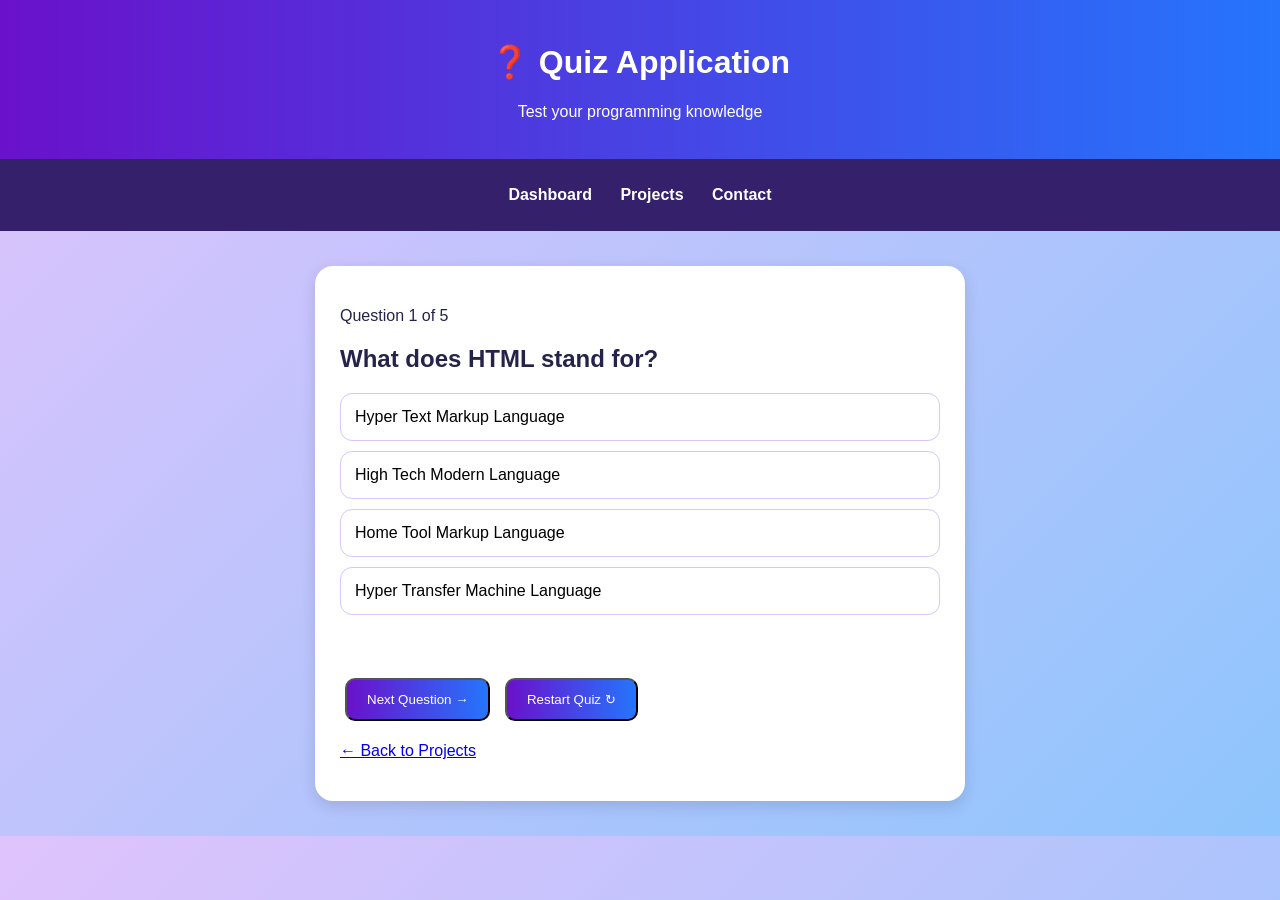
<file: quiz.html>
<!DOCTYPE html>
<html lang="en">
<head>
    <meta charset="UTF-8">
    <meta name="viewport" content="width=device-width, initial-scale=1">
    <title>Quiz Application</title>
    <link rel="stylesheet" href="style.css">
    <style>
        .app-card { max-width: 650px; margin: 30px auto; }
        .option {
            display: block; width: 100%; text-align: left;
            padding: 14px; margin: 10px 0;
            border: 1px solid #d7c8f5; border-radius: 12px;
            background: #fff; cursor: pointer; font-size: 16px;
        }
        .option:hover { background: #f1eaff; }
        .option:disabled { cursor: default; opacity: 1; }
        #feedback { font-weight: bold; min-height: 24px; }
    </style>
</head>
<body>
<header>
    <h1 style="color:white">❓ Quiz Application</h1>
    <p>Test your programming knowledge</p>
</header>

<nav>
    <a href="index.html">Dashboard</a>
    <a href="projects.html">Projects</a>
    <a href="contact.html">Contact</a>
</nav>

<main class="container">
    <div class="card app-card">
        <p id="progress"></p>
        <h2 id="question"></h2>
        <div id="options"></div>
        <p id="feedback" aria-live="polite"></p>
        <h3 id="score"></h3>

        <button class="button" id="next" type="button" hidden>
            Next Question →
        </button>

        <button class="button" id="restart" type="button" hidden>
            Restart Quiz ↻
        </button>

        <p><a href="projects.html">← Back to Projects</a></p>
    </div>
</main>

<script>
    const questions = [
        {
            question: "What does HTML stand for?",
            options: [
                "Hyper Text Markup Language",
                "High Tech Modern Language",
                "Home Tool Markup Language",
                "Hyper Transfer Machine Language"
            ],
            answer: 0
        },
        {
            question: "Which language runs in a web browser?",
            options: ["Java", "C", "JavaScript", "SQL"],
            answer: 2
        },
        {
            question: "Which keyword creates a class in Java?",
            options: ["define", "class", "create", "object"],
            answer: 1
        },
        {
            question: "Which CSS property changes text color?",
            options: ["font-style", "background", "text-size", "color"],
            answer: 3
        },
        {
            question: "Which HTML tag creates a link?",
            options: ["<link>", "<a>", "<p>", "<h1>"],
            answer: 1
        }
    ];

    let current = 0;
    let points = 0;
    let answered = false;

    const questionEl = document.getElementById("question");
    const optionsEl = document.getElementById("options");
    const feedbackEl = document.getElementById("feedback");
    const nextBtn = document.getElementById("next");
    const restartBtn = document.getElementById("restart");
    const scoreEl = document.getElementById("score");

    function showQuestion() {
        answered = false;
        const q = questions[current];

        document.getElementById("progress").textContent =
            "Question " + (current + 1) + " of " + questions.length;

        questionEl.textContent = q.question;
        optionsEl.replaceChildren();
        feedbackEl.textContent = "";
        scoreEl.textContent = "";
        nextBtn.hidden = true;
        restartBtn.hidden = true;

        q.options.forEach((option, index) => {
            const button = document.createElement("button");
            button.className = "option";
            button.type = "button";
            button.textContent = option;
            button.addEventListener("click", () => chooseAnswer(index));
            optionsEl.appendChild(button);
        });
    }

    function chooseAnswer(index) {
        if (answered) return;
        answered = true;

        const correct = index === questions[current].answer;

        if (correct) {
            points++;
            feedbackEl.textContent = "Correct! 🎉";
        } else {
            feedbackEl.textContent =
                "Not quite! The correct answer is: " +
                questions[current].options[questions[current].answer];
        }

        Array.from(optionsEl.children).forEach(button => {
            button.disabled = true;
        });

        if (current < questions.length - 1) {
            nextBtn.hidden = false;
        } else {
            scoreEl.textContent =
                "Final Score: " + points + " / " + questions.length;
            restartBtn.hidden = false;
        }
    }

    nextBtn.addEventListener("click", () => {
        current++;
        showQuestion();
    });

    restartBtn.addEventListener("click", () => {
        current = 0;
        points = 0;
        showQuestion();
    });

    showQuestion();
</script>
</body>
</html>
</file>
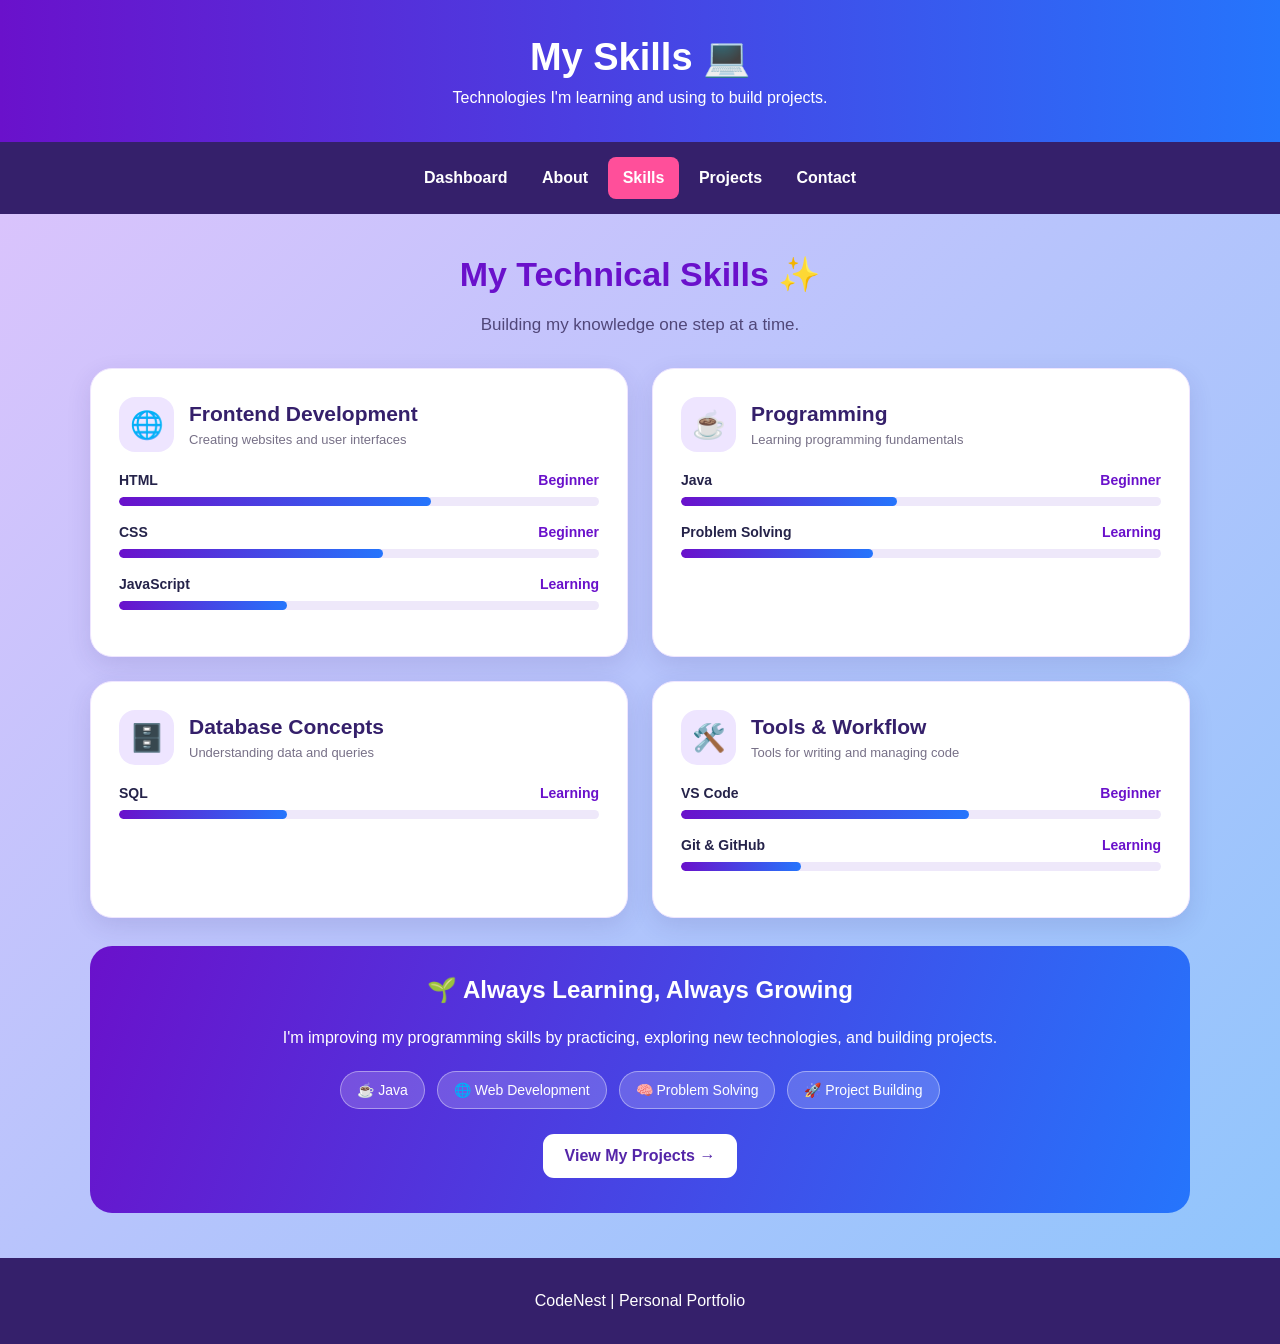
<file: skills.html>
<!DOCTYPE html>
<html lang="en">
<head>
    <meta charset="UTF-8">
    <meta name="viewport" content="width=device-width, initial-scale=1.0">
    <title>My Skills | Kanishka</title>
    <link rel="stylesheet" href="style.css">

    <style>
        * {
            box-sizing: border-box;
        }

        body {
            margin: 0;
            font-family: Arial, sans-serif;
            background: linear-gradient(135deg, #e0c3fc, #8ec5fc);
            color: #25234a;
        }

        header {
            background: linear-gradient(90deg, #6a11cb, #2575fc);
            color: white;
            text-align: center;
            padding: 35px 20px;
        }

        header h1 {
            color: white;
            font-size: 38px;
            margin: 0 0 10px;
        }

        header p {
            margin: 0;
        }

        nav {
            background: #35206b;
            padding: 15px;
            text-align: center;
        }

        nav a {
            color: white;
            text-decoration: none;
            padding: 12px 15px;
            display: inline-block;
            font-weight: bold;
            border-radius: 10px;
        }

        nav a:hover,
        nav a.active {
            background: #ff4f9a;
        }

        .skills-container {
            width: 90%;
            max-width: 1100px;
            margin: 40px auto;
        }

        .skills-intro {
            text-align: center;
            margin-bottom: 30px;
        }

        .skills-intro h2 {
            font-size: 34px;
            color: #6a11cb;
            margin-bottom: 10px;
        }

        .skills-intro p {
            color: #514779;
            font-size: 17px;
            line-height: 1.6;
        }

        .skills-grid {
            display: grid;
            grid-template-columns: repeat(2, minmax(0, 1fr));
            gap: 24px;
        }

        .skill-card {
            background: white;
            padding: 28px;
            border-radius: 22px;
            box-shadow: 0 8px 25px rgba(53, 32, 107, 0.12);
            border: 1px solid #eee5ff;
            transition: transform 0.3s, box-shadow 0.3s;
        }

        .skill-card:hover {
            transform: translateY(-6px);
            box-shadow: 0 15px 30px rgba(53, 32, 107, 0.2);
        }

        .skill-heading {
            display: flex;
            align-items: center;
            gap: 15px;
            margin-bottom: 20px;
        }

        .skill-icon {
            width: 55px;
            height: 55px;
            display: flex;
            align-items: center;
            justify-content: center;
            font-size: 27px;
            border-radius: 16px;
            background: #eee5ff;
            flex-shrink: 0;
        }

        .skill-heading h3 {
            color: #35206b;
            margin: 0 0 6px;
            font-size: 21px;
        }

        .skill-heading p {
            color: #777087;
            margin: 0;
            font-size: 13px;
        }

        .skill-item {
            margin: 18px 0;
        }

        .skill-info {
            display: flex;
            justify-content: space-between;
            gap: 10px;
            font-size: 14px;
            font-weight: bold;
            margin-bottom: 9px;
        }

        .skill-info span:last-child {
            color: #6a11cb;
        }

        .progress-track {
            width: 100%;
            height: 9px;
            background: #eee8fa;
            border-radius: 20px;
            overflow: hidden;
        }

        .progress-fill {
            height: 100%;
            width: 0;
            background: linear-gradient(90deg, #6a11cb, #2575fc);
            border-radius: 20px;
            animation: fillBar 1.2s ease forwards;
        }

        @keyframes fillBar {
            to {
                width: var(--level);
            }
        }

        .learning-card {
            margin-top: 28px;
            padding: 30px;
            background: linear-gradient(110deg, #6a11cb, #2575fc);
            border-radius: 22px;
            color: white;
            text-align: center;
        }

        .learning-card h2 {
            color: white;
            margin-top: 0;
        }

        .learning-card p {
            line-height: 1.7;
        }

        .learning-tags {
            display: flex;
            justify-content: center;
            flex-wrap: wrap;
            gap: 12px;
            margin-top: 20px;
        }

        .learning-tags span {
            background: rgba(255, 255, 255, 0.18);
            border: 1px solid rgba(255, 255, 255, 0.4);
            padding: 10px 16px;
            border-radius: 25px;
            font-size: 14px;
        }

        .button {
            display: inline-block;
            background: linear-gradient(90deg, #6a11cb, #2575fc);
            color: white;
            text-decoration: none;
            padding: 13px 22px;
            border-radius: 11px;
            margin-top: 25px;
            font-weight: bold;
        }

        .button:hover {
            background: #ff4f9a;
        }

        footer {
            background: #35206b;
            color: white;
            text-align: center;
            padding: 18px;
            margin-top: 45px;
        }

        @media (max-width: 700px) {
            .skills-grid {
                grid-template-columns: 1fr;
            }

            header h1 {
                font-size: 30px;
            }

            .skills-intro h2 {
                font-size: 28px;
            }

            nav a {
                padding: 9px;
                font-size: 13px;
            }
        }

        @media (prefers-reduced-motion: reduce) {
            *, *::before, *::after {
                animation-duration: 0.01ms !important;
                transition-duration: 0.01ms !important;
            }
        }
    </style>
</head>

<body>

<header>
    <h1>My Skills 💻</h1>
    <p>Technologies I'm learning and using to build projects.</p>
</header>

<nav>
    <a href="index.html">Dashboard</a>
    <a href="about.html">About</a>
    <a class="active" href="skills.html">Skills</a>
    <a href="projects.html">Projects</a>
    <a href="contact.html">Contact</a>
</nav>

<main class="skills-container">

    <section class="skills-intro">
        <h2>My Technical Skills ✨</h2>
        <p>Building my knowledge one step at a time.</p>
    </section>

    <section class="skills-grid">

        <div class="skill-card">
            <div class="skill-heading">
                <div class="skill-icon">🌐</div>
                <div>
                    <h3>Frontend Development</h3>
                    <p>Creating websites and user interfaces</p>
                </div>
            </div>

            <div class="skill-item">
                <div class="skill-info">
                    <span>HTML</span><span>Beginner</span>
                </div>
                <div class="progress-track">
                    <div class="progress-fill" style="--level: 65%"></div>
                </div>
            </div>

            <div class="skill-item">
                <div class="skill-info">
                    <span>CSS</span><span>Beginner</span>
                </div>
                <div class="progress-track">
                    <div class="progress-fill" style="--level: 55%"></div>
                </div>
            </div>

            <div class="skill-item">
                <div class="skill-info">
                    <span>JavaScript</span><span>Learning</span>
                </div>
                <div class="progress-track">
                    <div class="progress-fill" style="--level: 35%"></div>
                </div>
            </div>
        </div>

        <div class="skill-card">
            <div class="skill-heading">
                <div class="skill-icon">☕</div>
                <div>
                    <h3>Programming</h3>
                    <p>Learning programming fundamentals</p>
                </div>
            </div>

            <div class="skill-item">
                <div class="skill-info">
                    <span>Java</span><span>Beginner</span>
                </div>
                <div class="progress-track">
                    <div class="progress-fill" style="--level: 45%"></div>
                </div>
            </div>

            <div class="skill-item">
                <div class="skill-info">
                    <span>Problem Solving</span><span>Learning</span>
                </div>
                <div class="progress-track">
                    <div class="progress-fill" style="--level: 40%"></div>
                </div>
            </div>
        </div>

        <div class="skill-card">
            <div class="skill-heading">
                <div class="skill-icon">🗄️</div>
                <div>
                    <h3>Database Concepts</h3>
                    <p>Understanding data and queries</p>
                </div>
            </div>

            <div class="skill-item">
                <div class="skill-info">
                    <span>SQL</span><span>Learning</span>
                </div>
                <div class="progress-track">
                    <div class="progress-fill" style="--level: 35%"></div>
                </div>
            </div>
        </div>

        <div class="skill-card">
            <div class="skill-heading">
                <div class="skill-icon">🛠️</div>
                <div>
                    <h3>Tools & Workflow</h3>
                    <p>Tools for writing and managing code</p>
                </div>
            </div>

            <div class="skill-item">
                <div class="skill-info">
                    <span>VS Code</span><span>Beginner</span>
                </div>
                <div class="progress-track">
                    <div class="progress-fill" style="--level: 60%"></div>
                </div>
            </div>

            <div class="skill-item">
                <div class="skill-info">
                    <span>Git & GitHub</span><span>Learning</span>
                </div>
                <div class="progress-track">
                    <div class="progress-fill" style="--level: 25%"></div>
                </div>
            </div>
        </div>

    </section>

    <section class="learning-card">
        <h2>🌱 Always Learning, Always Growing</h2>
        <p>
            I'm improving my programming skills by practicing,
            exploring new technologies, and building projects.
        </p>

        <div class="learning-tags">
            <span>☕ Java</span>
            <span>🌐 Web Development</span>
            <span>🧠 Problem Solving</span>
            <span>🚀 Project Building</span>
        </div>

        <a href="projects.html" class="button"
           style="background:white;color:#5425a8;">
            View My Projects →
        </a>
    </section>

</main>

<footer>
    <p>CodeNest | Personal Portfolio</p>
</footer>

</body>
</html>
</file>
<file: style.css>
* {
    box-sizing: border-box;
}

body {
    margin: 0;
    font-family: Arial, sans-serif;
    background: linear-gradient(135deg, #e0c3fc, #8ec5fc);
    color: #25234a;
}

header {
    background: linear-gradient(90deg, #6a11cb, #2575fc);
    color: white;
    padding: 22px;
    text-align: center;
}

nav {
    background: #35206b;
    padding: 15px;
    text-align: center;
}

nav a {
    color: white;
    text-decoration: none;
    padding: 12px;
    display: inline-block;
    font-weight: bold;
}

nav a:hover,
nav a.active {
    background: #ff4f9a;
    border-radius: 8px;
}

.container {
    width: 90%;
    max-width: 1000px;
    margin: 35px auto;
}

.card {
    background: white;
    padding: 25px;
    margin-bottom: 20px;
    border-radius: 18px;
    box-shadow: 0 5px 15px #00000020;
}

h1 {
    color: #6a11cb;
}

.button {
    display: inline-block;
    background: linear-gradient(90deg, #6a11cb, #2575fc);
    color: white;
    text-decoration: none;
    padding: 12px 20px;
    border-radius: 10px;
    margin: 5px;
}

.button:hover {
    background: #ff4081;
}

footer {
    background: #35206b;
    color: white;
    text-align: center;
    padding: 15px;
    margin-top: 40px;
}

@media (max-width: 600px) {
    nav a {
        padding: 8px;
        font-size: 14px;
    }

    .container {
        width: 94%;
    }
    
/* ===== BEAUTIFUL PROJECTS PAGE ===== */

.projects-heading {
    text-align: center;
    margin: 45px 0 35px;
}

.projects-heading h1 {
    font-size: 36px;
    margin-bottom: 12px;
}

.projects-heading p {
    font-size: 17px;
    color: #514779;
}

/* Project cards layout */
.project-grid {
    display: grid;
    grid-template-columns: repeat(3, minmax(0, 1fr));
    gap: 25px;
}

/* Individual cards */
.project-card {
    display: flex;
    flex-direction: column;
    align-items: flex-start;
    min-height: 285px;
    padding: 30px 25px;
    background: white;
    border-radius: 22px;
    border: 2px solid transparent;
    box-shadow: 0 10px 25px rgba(53, 32, 107, 0.12);
    text-decoration: none;
    color: #29234a;
    transition: transform 0.3s ease,
                box-shadow 0.3s ease,
                border-color 0.3s ease;
}

.project-card:hover {
    transform: translateY(-10px);
    border-color: #8b5cf6;
    box-shadow: 0 18px 35px rgba(106, 17, 203, 0.22);
}

.project-icon {
    width: 65px;
    height: 65px;
    display: flex;
    align-items: center;
    justify-content: center;
    font-size: 32px;
    background: linear-gradient(135deg, #e0c3fc, #c4dcff);
    border-radius: 18px;
    margin-bottom: 22px;
}

.project-card h2 {
    color: #4b238c;
    font-size: 21px;
    margin: 0 0 13px;
}

.project-card p {
    color: #69627e;
    font-size: 15px;
    line-height: 1.8;
    margin: 0 0 22px;
}

.project-link {
    margin-top: auto;
    color: #6a11cb;
    font-weight: bold;
    font-size: 15px;
}

.project-card:hover .project-link {
    color: #ec4899;
}

.project-card:focus-visible {
    outline: 3px solid #ec4899;
    outline-offset: 4px;
}

/* Contact invitation */
.projects-contact {
    text-align: center;
    margin-top: 45px;
    padding: 35px 20px;
    border-radius: 22px;
    background: linear-gradient(90deg, #6a11cb, #2575fc);
    color: white;
}

.projects-contact h2 {
    color: white;
    margin-bottom: 10px;
}

.projects-contact p {
    color: white;
}

.projects-contact .button {
    background: white;
    color: #512da8;
    font-weight: bold;
    margin-top: 12px;
}

.projects-contact .button:hover {
    background: #ffe0f0;
}

/* ===== BEAUTIFUL PROJECTS PAGE ===== */

.projects-heading {
    text-align: center;
    margin: 45px 0 35px;
}

.projects-heading h1 {
    font-size: 36px;
    margin-bottom: 12px;
}

.projects-heading p {
    font-size: 17px;
    color: #514779;
}

/* Project cards layout */
.project-grid {
    display: grid;
    grid-template-columns: repeat(3, minmax(0, 1fr));
    gap: 25px;
}

/* Individual cards */
.project-card {
    display: flex;
    flex-direction: column;
    align-items: flex-start;
    min-height: 285px;
    padding: 30px 25px;
    background: white;
    border-radius: 22px;
    border: 2px solid transparent;
    box-shadow: 0 10px 25px rgba(53, 32, 107, 0.12);
    text-decoration: none;
    color: #29234a;
    transition: transform 0.3s ease,
                box-shadow 0.3s ease,
                border-color 0.3s ease;
}

.project-card:hover {
    transform: translateY(-10px);
    border-color: #8b5cf6;
    box-shadow: 0 18px 35px rgba(106, 17, 203, 0.22);
}

.project-icon {
    width: 65px;
    height: 65px;
    display: flex;
    align-items: center;
    justify-content: center;
    font-size: 32px;
    background: linear-gradient(135deg, #e0c3fc, #c4dcff);
    border-radius: 18px;
    margin-bottom: 22px;
}

.project-card h2 {
    color: #4b238c;
    font-size: 21px;
    margin: 0 0 13px;
}

.project-card p {
    color: #69627e;
    font-size: 15px;
    line-height: 1.8;
    margin: 0 0 22px;
}

.project-link {
    margin-top: auto;
    color: #6a11cb;
    font-weight: bold;
    font-size: 15px;
}

.project-card:hover .project-link {
    color: #ec4899;
}

.project-card:focus-visible {
    outline: 3px solid #ec4899;
    outline-offset: 4px;
}

/* Contact invitation */
.projects-contact {
    text-align: center;
    margin-top: 45px;
    padding: 35px 20px;
    border-radius: 22px;
    background: linear-gradient(90deg, #6a11cb, #2575fc);
    color: white;
}

.projects-contact h2 {
    color: white;
    margin-bottom: 10px;
}

.projects-contact p {
    color: white;
}

.projects-contact .button {
    background: white;
    color: #512da8;
    font-weight: bold;
    margin-top: 12px;
}

.projects-contact .button:hover {
    background: #ffe0f0;
}

/* Responsive design */
@media (max-width: 850px) {
    .project-grid {
        grid-template-columns: repeat(2, minmax(0, 1fr));
    }
}

@media (max-width: 560px) {
    .project-grid {
        grid-template-columns: 1fr;
    }

    .projects-heading h1 {
        font-size: 28px;
    }

    .project-card {
        min-height: 250px;
    }
}

}
</file>
